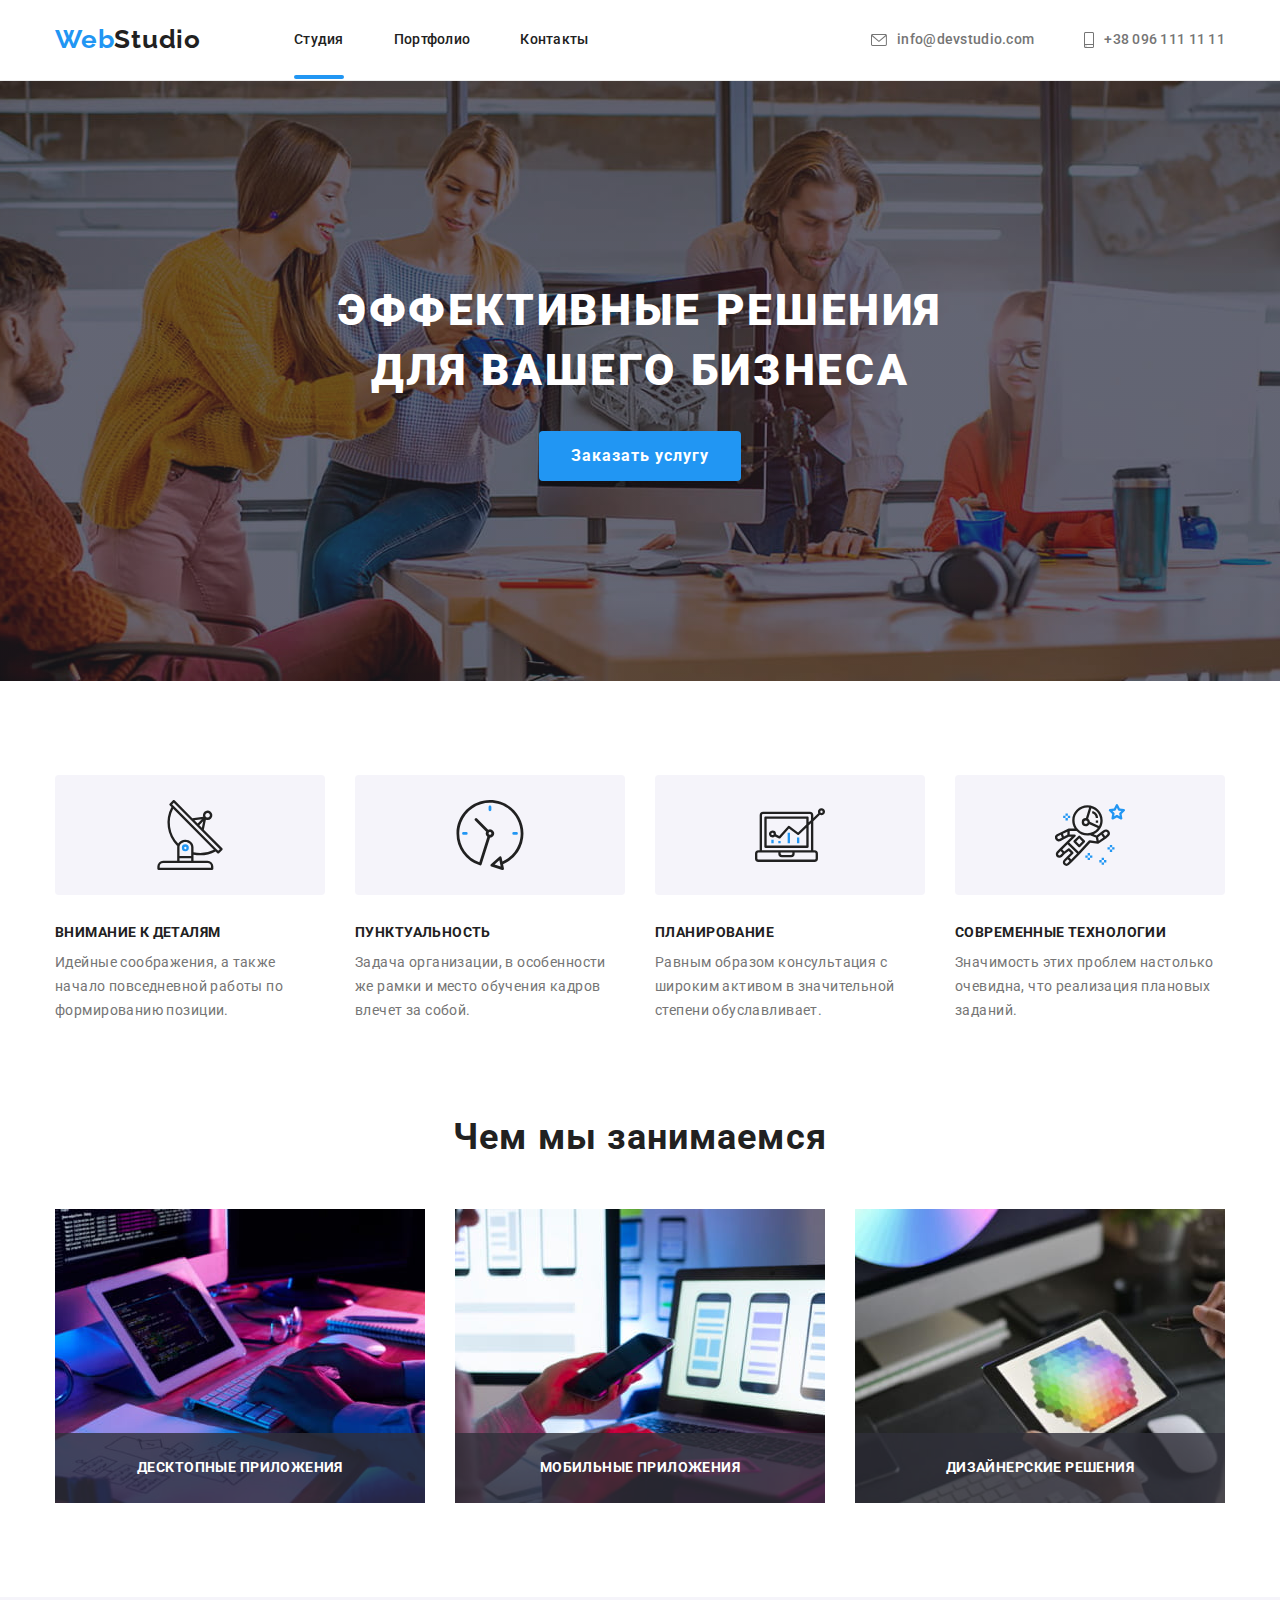
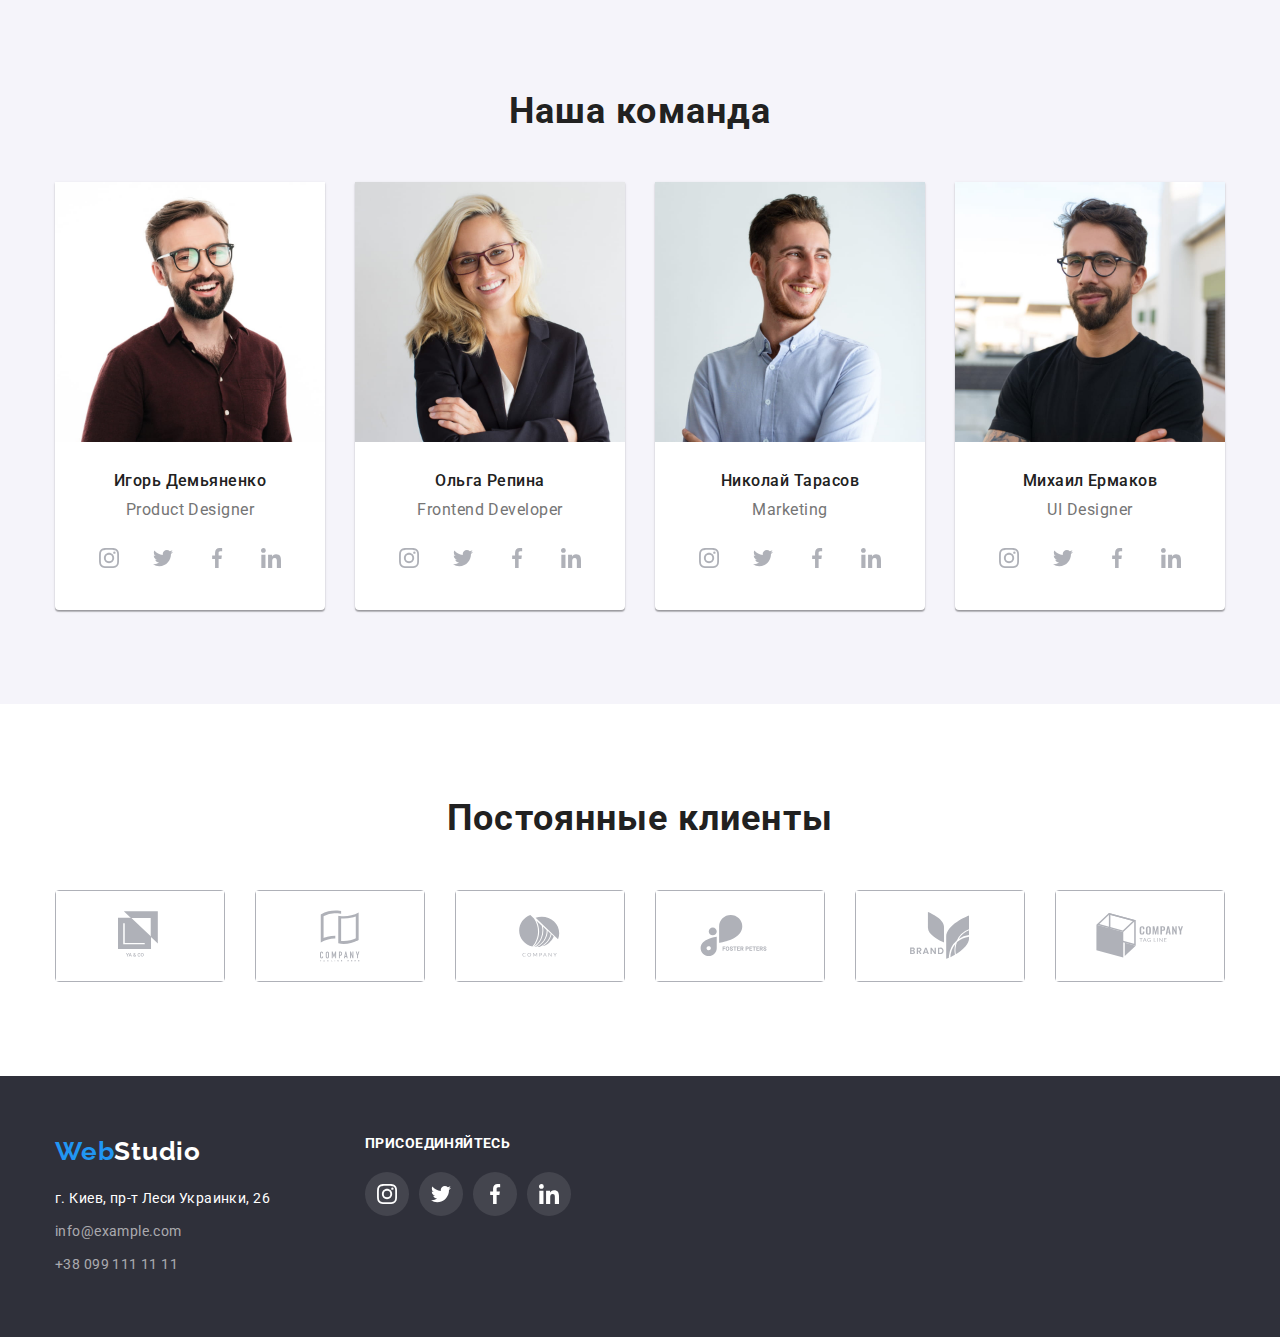
<file: index.html>
<!DOCTYPE html>
<html lang="ru">
<head>
    <meta charset="UTF-8">
    <meta http-equiv="X-UA-Compatible" content="IE=edge">
    <meta name="viewport" content="width=device-width, initial-scale=1.0">
    <title>WebStudio</title>
    <link rel="preconnect" href="https://fonts.gstatic.com"/>
    <link href="https://fonts.googleapis.com/css2?family=Raleway:wght@700&family=Roboto:wght@400;500;700;900&display=swap"
        rel="stylesheet"/>
    <link rel="stylesheet" href="https://cdnjs.cloudflare.com/ajax/libs/modern-normalize/1.0.0/modern-normalize.min.css"/>
    <link rel="stylesheet" href="./css/styles.css"/>
</head>
<body>
    <!--Шапка сайта-->
    <header class="header">
       <div class="container">
        <nav class="navigation">
            <a class="link logo" href="./"><span class="accent">Web</span><span>Studio</span></a>
            <ul class="list menu">
                <li class="menu-item"><a class="link menu-link current" href="./index.html">Студия</a></li>
                <li class="menu-item"><a class="link menu-link" href="./portfolio.html">Портфолио</a></li>
                <li class="menu-item"><a class="link menu-link" href="">Контакты</a></li>
            </ul>
        </nav>
        <ul class="list contacts">
            <li class="contacts-item">
                <a class="link contacts-link" href="mailto:info@devstudio.com">
                    <svg class="icon" width="16" height="12">
                        <use href="./images/sprite.svg#icon-envelope"></use>
                    </svg>
                    info@devstudio.com</a></li>
            <li class="contacts-item">
                <a class="link contacts-link" href="tel:+380961111111">
                    <svg class="icon" width="10" height="16">
                        <use href="./images/sprite.svg#icon-smartphone"></use>
                    </svg>
                    +38 096 111 11 11</a></li>
        </ul>
        </div>
    </header>
    <main>
        <!--Герой-->
        <section class="hero-section dark-bg">
            <div class="container hero">
            <h1 class="page-title">Эффективные решения для вашего бизнеса</h1>
            <button class="button-hero" type="button" data-modal-open>Заказать услугу</button>
            </div>
        </section>
        <!--Особенности-->
        <section class="section">
            <div class="container">
            <h2 class="visually-hidden">Особенности</h2>
            <ul class="list features-grid">
                <li class="features-item item-antenna"> 
                    <h3 class="features-title">Внимание к деталям</h3>
                    <p class="features">Идейные соображения, а также начало повседневной работы по формированию позиции.</p>
                </li>
                <li class="features-item item-clock">
                    <h3 class="features-title">Пунктуальность</h3>
                    <p class="features">Задача организации, в особенности же рамки и место обучения кадров влечет за собой.</p>
                </li>
                <li class="features-item item-diagram">
                    <h3 class="features-title">Планирование</h3>
                    <p class="features">Равным образом консультация с широким активом в значительной степени обуславливает.</p>
                </li>
                <li class="features-item item-astronaut">
                    <h3 class="features-title">Современные технологии</h3>
                    <p class="features">Значимость этих проблем настолько очевидна, что реализация плановых заданий.</p>
                </li>
            </ul>
            </div>
        </section>
        <!--Чем мы занимаемся-->
        <section class="section work-section">
            <div class="container">
            <h2 class="section-title">Чем мы занимаемся</h2>
            <ul class="list work-grid">
                <li class="work-item">
                    <a class="link work-link">
                    <img src="./images/img-1.jpg" width="370" height="294" alt="програмирование"/>
                    <div class="product-thumb">
                    <p class="product">Десктопные приложения</p>
                    </div>
                </a>
                </li>
                <li class="work-item">
                    <a class="link work-link">
                    <img src="./images/img-2.jpg" width="370" height="294" alt="создание мобильного приложения" />
                    <div class="product-thumb">
                    <p class="product">Мобильные приложения</p>
                    </div>
                </a>
                </li>
                <li class="work-item">
                    <a class="link work-link">
                    <img src="./images/img-3.jpg" width="370" height="294" alt="подбор цветов" />
                    <div class="product-thumb">
                    <p class="product">Дизайнерские решения</p>
                    </div>
                </a>
                </li>
            </ul>
            </div>
        </section>
        <!--Наша команда-->
        <section class="section grey-bg">
            <div class="container">
            <h2 class="section-title">Наша команда</h2>
            <ul class="list team-grid">
                <li class="team-item"> 
                    <img src="./images/team/img-1.jpg" width="270" height="260" alt="продакт дизайнер Игорь Демьяненко" />
                    <div class="team-content">
                    <h3 class="team-title">Игорь Демьяненко</h3>
                    <p class="team-position">Product Designer</p>
                    <ul class="list social-icons">
                        <li class="social-icons-item">
                            <a href="" class="link social-icons-link" target="_blank" rel="noopener noreferrer">
                                <svg class="icon" width="20" height="20">
                                    <use href="./images/sprite.svg#icon-instagram"></use>
                                </svg>
                            </a>
                        </li>
                        <li class="social-icons-item">
                            <a href="" class="link social-icons-link" target="_blank" rel="noopener noreferrer">
                                <svg class="icon" width="20" height="20">
                                    <use href="./images/sprite.svg#icon-twitter"></use>
                                </svg>
                            </a>
                        </li>
                        <li class="social-icons-item">
                            <a href="" class="link social-icons-link" target="_blank" rel="noopener noreferrer">
                                <svg class="icon" width="20" height="20">
                                    <use href="./images/sprite.svg#icon-facebook"></use>
                                </svg>
                            </a>
                        </li>
                        <li class="social-icons-item">
                            <a href="" class="link social-icons-link" target="_blank" rel="noopener noreferrer">
                                <svg class="icon" width="20" height="20">
                                    <use href="./images/sprite.svg#icon-linkedin"></use>
                                </svg>
                            </a>
                        </li>
                    </ul>   

                    </div>
                </li>
                <li class="team-item">
                    <img src="./images/team/img-2.jpg" width="270" height="260" alt="фронтенд девелопер Ольга Репина" />
                    <div class="team-content">
                    <h3 class="team-title">Ольга Репина</h3>
                    <p class="team-position">Frontend Developer</p>
                    <ul class="list social-icons">
                        <li class="social-icons-item">
                            <a href="" class="link social-icons-link" target="_blank" rel="noopener noreferrer">
                                <svg class="icon" width="20" height="20">
                                    <use href="./images/sprite.svg#icon-instagram"></use>
                                </svg>
                            </a>
                        </li>
                        <li class="social-icons-item">
                            <a href="" class="link social-icons-link" target="_blank" rel="noopener noreferrer">
                                <svg class="icon" width="20" height="20">
                                    <use href="./images/sprite.svg#icon-twitter"></use>
                                </svg>
                            </a>
                        </li>
                        <li class="social-icons-item">
                            <a href="" class="link social-icons-link" target="_blank" rel="noopener noreferrer">
                                <svg class="icon" width="20" height="20">
                                    <use href="./images/sprite.svg#icon-facebook"></use>
                                </svg>
                            </a>
                        </li>
                        <li class="social-icons-item">
                            <a href="" class="link social-icons-link" target="_blank" rel="noopener noreferrer">
                                <svg class="icon" width="20" height="20">
                                    <use href="./images/sprite.svg#icon-linkedin"></use>
                                </svg>
                            </a>
                        </li>
                    </ul>
                    </div>
                </li>
                <li class="team-item">
                    <img src="./images/team/img-3.jpg" width="270" height="260" alt="маркетинг Николай Тарасов" />
                    <div class="team-content">
                    <h3 class="team-title">Николай Тарасов</h3>
                    <p class="team-position">Marketing</p>
                    <ul class="list social-icons">
                        <li class="social-icons-item">
                            <a href="" class="link social-icons-link" target="_blank" rel="noopener noreferrer">
                                <svg class="icon" width="20" height="20">
                                    <use href="./images/sprite.svg#icon-instagram"></use>
                                </svg>
                            </a>
                        </li>
                        <li class="social-icons-item">
                            <a href="" class="link social-icons-link" target="_blank" rel="noopener noreferrer">
                                <svg class="icon" width="20" height="20">
                                    <use href="./images/sprite.svg#icon-twitter"></use>
                                </svg>
                            </a>
                        </li>
                        <li class="social-icons-item">
                            <a href="" class="link social-icons-link" target="_blank" rel="noopener noreferrer">
                                <svg class="icon" width="20" height="20">
                                    <use href="./images/sprite.svg#icon-facebook"></use>
                                </svg>
                            </a>
                        </li>
                        <li class="social-icons-item">
                            <a href="" class="link social-icons-link" target="_blank" rel="noopener noreferrer">
                                <svg class="icon" width="20" height="20">
                                    <use href="./images/sprite.svg#icon-linkedin"></use>
                                </svg>
                            </a>
                        </li>
                    </ul>
                    </div>
                </li>
                <li class="team-item">
                    <img src="./images/team/img-4.jpg" width="270" height="260" alt="юай дизайнер Михаил Ермаков" />
                    <div class="team-content">
                    <h3 class="team-title">Михаил Ермаков</h3>
                    <p class="team-position">UI Designer</p>
                    <ul class="list social-icons">
                        <li class="social-icons-item">
                            <a href="" class="link social-icons-link" target="_blank" rel="noopener noreferrer">
                                <svg class="icon" width="20" height="20">
                                    <use href="./images/sprite.svg#icon-instagram"></use>
                                </svg>
                            </a>
                        </li>
                        <li class="social-icons-item">
                            <a href="" class="link social-icons-link" target="_blank" rel="noopener noreferrer">
                                <svg class="icon" width="20" height="20">
                                    <use href="./images/sprite.svg#icon-twitter"></use>
                                </svg>
                            </a>
                        </li>
                        <li class="social-icons-item">
                            <a href="" class="link social-icons-link" target="_blank" rel="noopener noreferrer">
                                <svg class="icon" width="20" height="20">
                                    <use href="./images/sprite.svg#icon-facebook"></use>
                                </svg>
                            </a>
                        </li>
                        <li class="social-icons-item">
                            <a href="" class="link social-icons-link" target="_blank" rel="noopener noreferrer">
                                <svg class="icon" width="20" height="20">
                                    <use href="./images/sprite.svg#icon-linkedin"></use>
                                </svg>
                            </a>
                        </li>
                    </ul>
                    </div>
                </li>
            </ul>
            </div>
        </section>
        <!--Постоянные клиенты-->
        <section class="section customers">
            <div class="container">
                <h2 class="section-title">Постоянные клиенты</h2>
                <ul class="list customers-grid">
                    <li class="customers-icon-item">
                        <a href="" class="link customer-icon-link" target="_blank" rel="noopener noreferrer">
                            <svg class="customer-icon" width="44" height="49">
                                <use href="./images/sprite.svg#icon-logo-1"></use>
                            </svg>
                        </a>
                    </li>
                    <li class="customers-icon-item">
                        <a href="" class="link customer-icon-link" target="_blank" rel="noopener noreferrer">
                            <svg class="customer-icon" width="40" height="52">
                                <use href="./images/sprite.svg#icon-logo-2"></use>
                            </svg>
                        </a>
                    </li>
                    <li class="customers-icon-item">
                        <a href="" class="link customer-icon-link" target="_blank" rel="noopener noreferrer">
                            <svg class="customer-icon" width="41" height="42">
                                <use href="./images/sprite.svg#icon-logo-3"></use>
                            </svg>
                        </a>
                    </li>
                    <li class="customers-icon-item">
                        <a href="" class="link customer-icon-link" target="_blank" rel="noopener noreferrer">
                            <svg class="customer-icon" width="80" height="42">
                                <use href="./images/sprite.svg#icon-logo-4"></use>
                            </svg>
                        </a>
                    </li>
                    <li class="customers-icon-item">
                        <a href="" class="link customer-icon-link" target="_blank" rel="noopener noreferrer">
                            <svg class="customer-icon" width="59" height="47">
                                <use href="./images/sprite.svg#icon-logo-5"></use>
                            </svg>
                        </a>
                    </li>
                    <li class="customers-icon-item">
                        <a href="" class="link customer-icon-link" target="_blank" rel="noopener noreferrer">
                            <svg class="customer-icon" width="88" height="45">
                                <use href="./images/sprite.svg#icon-logo-6"></use>
                            </svg>
                        </a>
                    </li>
                </ul>
                </div>
                </section>
    </main>
    <!--Футер-->
    <footer class="footer dark-bg">
        <div class="container footer-grid">
            <h2 class="visually-hidden">Контакты Футер</h2>
            <div class="footer-grid-element contacts-footer">
    <a class="link logo" href="./"><span class="accent">Web</span><span class="studio">Studio</span></a>
    <address class="adress">
        <ul class="list adress-footer">
            <li class="footer-item">
                <a class="link post-adress" href="https://goo.gl/maps/r7tMpWaEQixtN5v59" target="_blank" rel="noopener noreferrer">г. Киев, пр-т Леси Украинки, 26</a>
            </li>
            <li class="footer-item"><a class="link mail-phone" href="mailto:info@example.com">info@example.com</a></li>
            <li class="footer-item"><a class="link mail-phone" href="tel:+380991111111">+38 099 111 11 11</a></li>
        </ul>
    </address>
    </div>
    <div class="footer-grid-element social-footer">
        <h3 class="footer-title">присоединяйтесь</h3>
        <ul class="list footer-icons">
            <li class="footer-icons-item">
                <a href="" class="link footer-icons-link" target="_blank" rel="noopener noreferrer">
                    <svg class="icon" width="20" height="20">
                        <use href="./images/sprite.svg#icon-instagram"></use>
                    </svg>
                </a>
            </li>
            <li class="footer-icons-item">
                <a href="" class="link footer-icons-link" target="_blank" rel="noopener noreferrer">
                    <svg class="icon" width="20" height="20">
                        <use href="./images/sprite.svg#icon-twitter"></use>
                    </svg>
                </a>
            </li>
            <li class="footer-icons-item">
                <a href="" class="link footer-icons-link" target="_blank" rel="noopener noreferrer">
                    <svg class="icon" width="20" height="20">
                        <use href="./images/sprite.svg#icon-facebook"></use>
                    </svg>
                </a>
            </li>
            <li class="footer-icons-item">
                <a href="" class="footer-icons-link" target="_blank" rel="noopener noreferrer">
                    <svg class="icon" width="20" height="20">
                        <use href="./images/sprite.svg#icon-linkedin"></use>
                    </svg>
                </a>
            </li>
        </ul>
    </div>
    </div>
    </footer>
    <div class="backdrop is-hidden" data-modal>
        <div class="modal">
            <button class="button-close" data-modal-close>
                <svg class="icon" width="11px" height="11px">
                    <use href="./images/sprite.svg#icon-close"></use>
                </svg>
            </button>
            <p class="modal-title">Оставьте свои данные, мы вам перезвоним</p>
        </div>
    </div>
    <script src="./js/modal.js"></script>
</body>

</html>
</file>
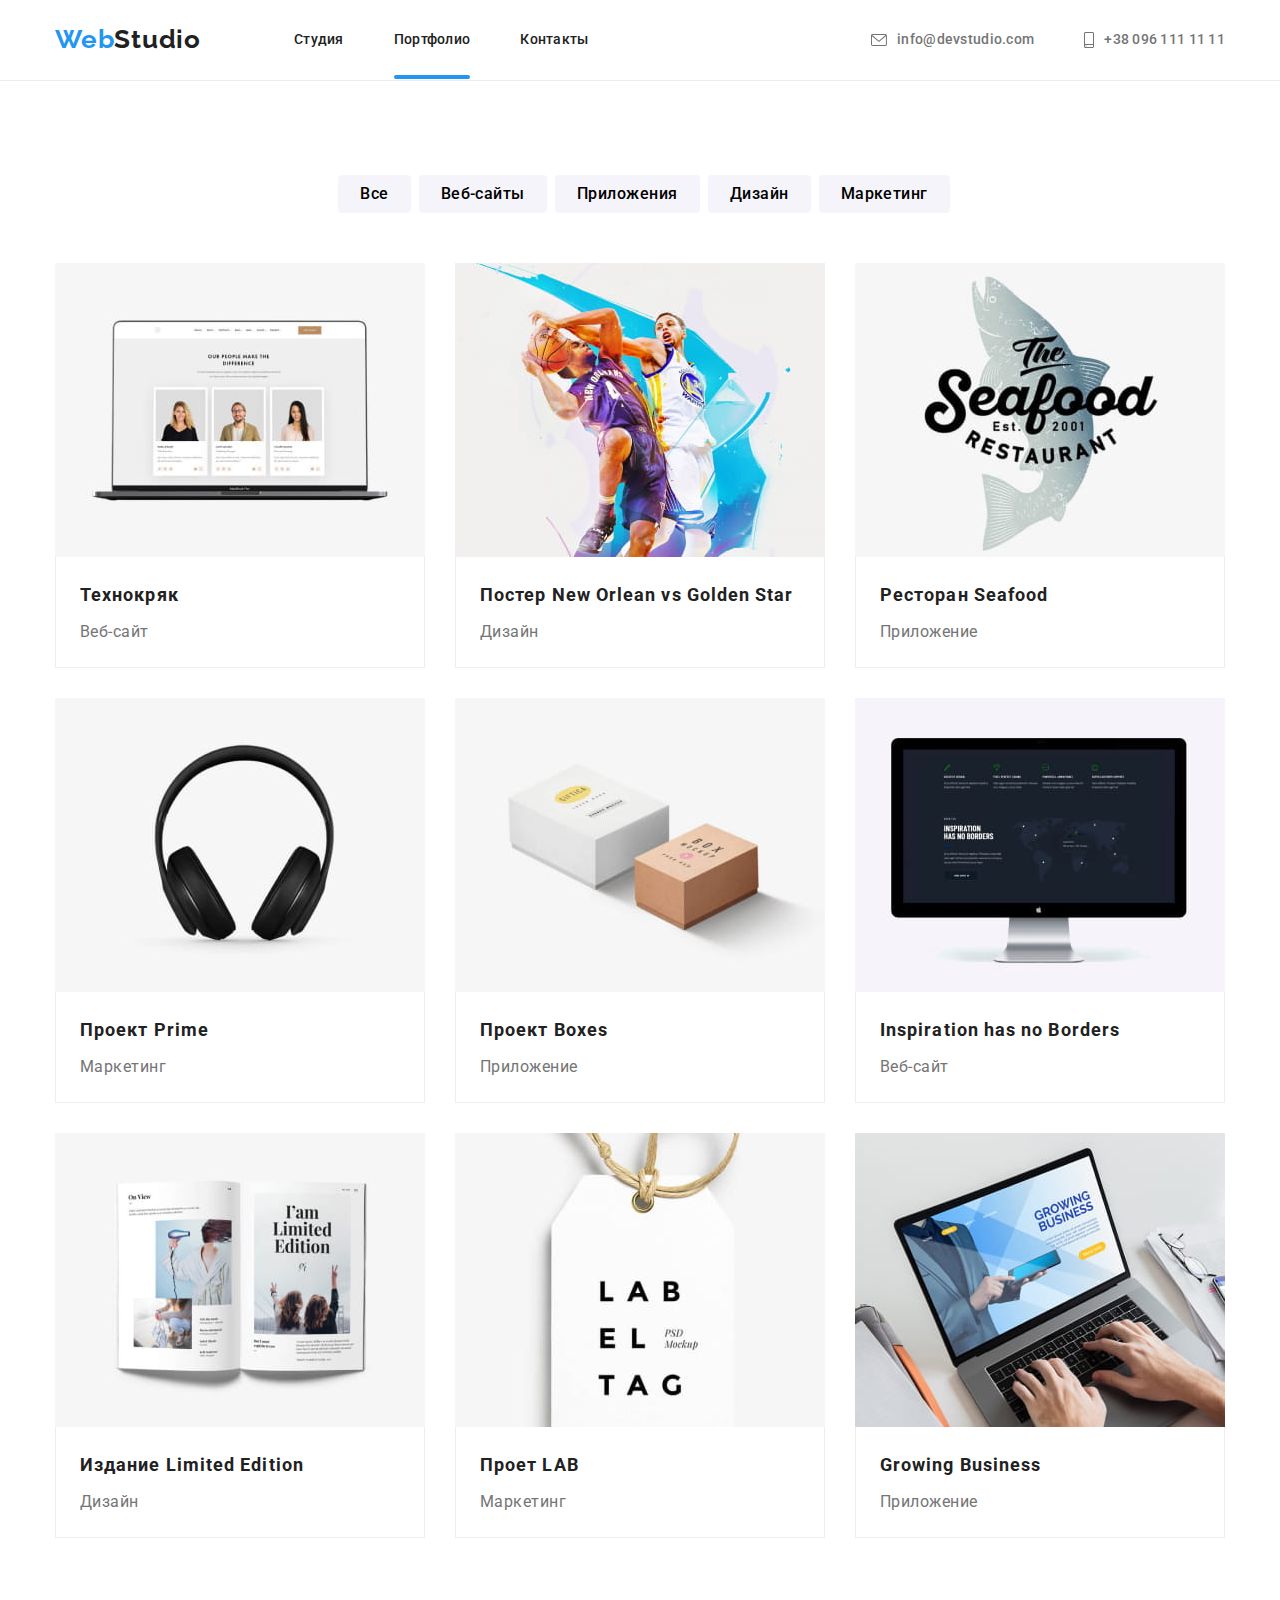
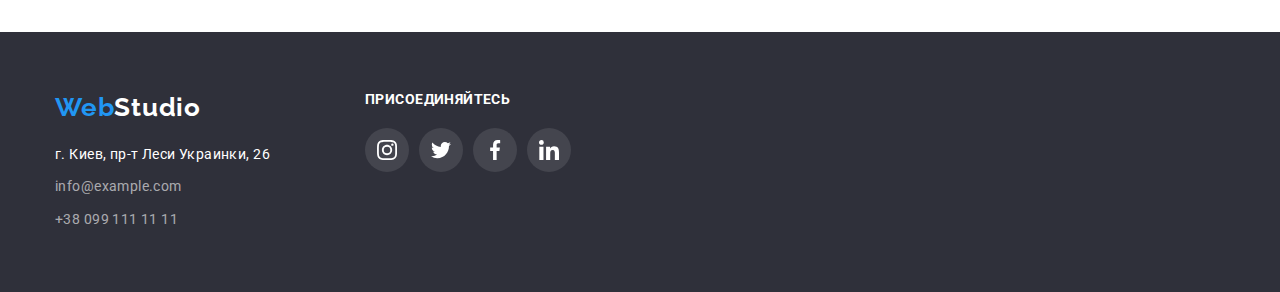
<file: portfolio.html>
<!DOCTYPE html>
<html lang="ru">

<head>
    <meta charset="UTF-8">
    <meta http-equiv="X-UA-Compatible" content="IE=edge">
    <meta name="viewport" content="width=device-width, initial-scale=1.0">
    <title>WebStudio</title>
    <link rel="preconnect" href="https://fonts.gstatic.com" />
    <link
        href="https://fonts.googleapis.com/css2?family=Raleway:wght@700&family=Roboto:wght@400;500;700;900&display=swap"
        rel="stylesheet" />
    <link rel="stylesheet"
        href="https://cdnjs.cloudflare.com/ajax/libs/modern-normalize/1.0.0/modern-normalize.min.css" />
    <link rel="stylesheet" href="./css/styles.css" />
</head>

<body>
    <!--Шапка сайта-->
    <header class="header">
        <div class="container">
            <nav class="navigation">
                <a class="link logo" href="./"><span class="accent">Web</span><span>Studio</span></a>
                <ul class="list menu">
                    <li class="menu-item"><a class="link menu-link" href="./index.html">Студия</a></li>
                    <li class="menu-item"><a class="link menu-link current" href="./portfolio.html">Портфолио</a></li>
                    <li class="menu-item"><a class="link menu-link" href="">Контакты</a></li>
                </ul>
            </nav>
            <ul class="list contacts">
                <li class="contacts-item">
                    <a class="link contacts-link" href="mailto:info@devstudio.com">
                        <svg class="icon" width="16" height="12">
                            <use href="./images/sprite.svg#icon-envelope"></use>
                        </svg>
                        info@devstudio.com</a>
                </li>
                <li class="contacts-item">
                    <a class="link contacts-link" href="tel:+380961111111">
                        <svg class="icon" width="10" height="16">
                            <use href="./images/sprite.svg#icon-smartphone"></use>
                        </svg>
                        +38 096 111 11 11</a>
                </li>
            </ul>
        </div>
    </header>
    <main>
    <!--Фильтр Портфолио-->
    <section class="section">
        <div class="container">
        <h1 class="visually-hidden">Фильтр Портфолио</h1>
        <ul class="list filter-portfolio">
            <li class="filter-item"><button class="buttons-portfolio" type="button">Все</button></li>
            <li class="filter-item"><button class="buttons-portfolio" type="button">Веб-сайты</button></li>
            <li class="filter-item"><button class="buttons-portfolio" type="button">Приложения</button></li>
            <li class="filter-item"><button class="buttons-portfolio" type="button">Дизайн</button></li>
            <li class="filter-item"><button class="buttons-portfolio" type="button">Маркетинг</button></li>
        </ul>
    </div>

    <div class="container">
        <ul class="list portfolio-grid">
            <li class="portfolio-item">
                <a href="" class="link portfolio-link">
                    <div class="portfolio-thumb">
                        <img src="./images/portfolio/img-1.jpg" width="370" height="294" alt="изображение сайта Технокряк" />
                        <div class="portfolio-overlay">
                            <p class="portfolio-text">Технокряк это современная площадка распространения коронавируса. Компании используют эту
                                платформу для цифрового шпионажа и атак на защищённые сервера конкурентов.</p>
                        </div>
                    </div>
                <div class="bottom-box">
                <h2 class="portfolio-title">Технокряк</h2>
                <p class="description-portfolio">Веб-сайт</p>
                </div>
                </a>
            </li>
            <li class="portfolio-item">
                <a href="" class="link portfolio-link">
                    <div class="portfolio-thumb">
                        <img src="./images/portfolio/img-2.jpg" width="370" height="294" alt="постер Нью Орлеан вс Голден Стар" />
                        <div class="portfolio-overlay">
                            <p class="portfolio-text">Технокряк это современная площадка распространения коронавируса. Компании используют эту
                                платформу для цифрового шпионажа и атак на защищённые сервера конкурентов.</p>
                        </div>
                    </div>
                <div class="bottom-box">
                <h2 class="portfolio-title">Постер New Orlean vs Golden Star</h2>
                <p class="description-portfolio">Дизайн</p>
                </div>
                </a>
            </li>
            <li class="portfolio-item">
                <a href="" class="link portfolio-link">
                    <div class="portfolio-thumb">
                        <img src="./images/portfolio/img-3.jpg" width="370" height="294" alt="лого ресторана Сіфуд" />
                        <div class="portfolio-overlay">
                            <p class="portfolio-text">Технокряк это современная площадка распространения коронавируса. Компании используют эту
                                платформу для цифрового шпионажа и атак на защищённые сервера конкурентов.</p>
                        </div>
                    </div>
                <div class="bottom-box">
                <h2 class="portfolio-title">Ресторан Seafood</h2>
                <p class="description-portfolio">Приложение</p>
                </div>
                </a>
            </li>
            <li class="portfolio-item">
                <a href="" class="link portfolio-link">
                    <div class="portfolio-thumb">
                        <img src="./images/portfolio/img-4.jpg" width="370" height="294" alt="наушники" />
                        <div class="portfolio-overlay">
                            <p class="portfolio-text">Технокряк это современная площадка распространения коронавируса. Компании используют эту
                                платформу для цифрового шпионажа и атак на защищённые сервера конкурентов.</p>
                        </div>
                    </div>
                <div class="bottom-box">
                <h2 class="portfolio-title">Проект Prime</h2>
                <p class="description-portfolio">Маркетинг</p>
                </div>
                </a>
            </li>
            <li class="portfolio-item">
                <a href="" class="link portfolio-link">
                    <div class="portfolio-thumb">
                        <img src="./images/portfolio/img-5.jpg" width="370" height="294" alt="две коробки" />
                        <div class="portfolio-overlay">
                            <p class="portfolio-text">Технокряк это современная площадка распространения коронавируса. Компании используют эту
                                платформу для цифрового шпионажа и атак на защищённые сервера конкурентов.</p>
                        </div>
                    </div>
                <div class="bottom-box">
                <h2 class="portfolio-title">Проект Boxes</h2>
                <p class="description-portfolio">Приложение</p>
                </div>
                </a>
            </li>
            <li class="portfolio-item">
                <a href="" class="link portfolio-link">
                    <div class="portfolio-thumb">
                        <img src="./images/portfolio/img-6.jpg" width="370" height="294" alt="монитор" />
                        <div class="portfolio-overlay">
                            <p class="portfolio-text">Технокряк это современная площадка распространения коронавируса. Компании используют эту
                                платформу для цифрового шпионажа и атак на защищённые сервера конкурентов.</p>
                        </div>
                    </div>
                <div class="bottom-box">
                <h2 class="portfolio-title">Inspiration has no Borders</h2>
                <p class="description-portfolio">Веб-сайт</p>
                </div>
                </a>
            </li>
            <li class="portfolio-item">
                <a href="" class="link portfolio-link">
                    <div class="portfolio-thumb">
                        <img src="./images/portfolio/img-7.jpg" width="370" height="294" alt="издание Лимитед едишен" />
                        <div class="portfolio-overlay">
                            <p class="portfolio-text">Технокряк это современная площадка распространения коронавируса. Компании используют эту
                                платформу для цифрового шпионажа и атак на защищённые сервера конкурентов.</p>
                        </div>
                    </div>
                <div class="bottom-box">
                <h2 class="portfolio-title">Издание Limited Edition</h2>
                <p class="description-portfolio">Дизайн</p>
                </div>
                </a>
            </li>
            <li class="portfolio-item">
                <a href="" class="link portfolio-link">
                    <div class="portfolio-thumb">
                        <img src="./images/portfolio/img-8.jpg" width="370" height="294" alt="ярлык лаб" />
                        <div class="portfolio-overlay">
                            <p class="portfolio-text">Технокряк это современная площадка распространения коронавируса. Компании используют эту
                                платформу для цифрового шпионажа и атак на защищённые сервера конкурентов.</p>
                        </div>
                    </div>
                <div class="bottom-box">
                <h2 class="portfolio-title">Проет LAB</h2>
                <p class="description-portfolio">Маркетинг</p>
                </div>
                </a>
            </li>
            <li class="portfolio-item">
                <a href="" class="link portfolio-link">
                    <div class="portfolio-thumb">
                        <img src="./images/portfolio/img-9.jpg" width="370" height="294" alt="ноутбук" />
                        <div class="portfolio-overlay">
                        <p class="portfolio-text">Технокряк это современная площадка распространения коронавируса. Компании используют эту
                            платформу для цифрового шпионажа и атак на защищённые сервера конкурентов.</p>
                        </div>
                    </div>
                <div class="bottom-box">
                <h2 class="portfolio-title">Growing Business</h2>
                <p class="description-portfolio">Приложение</p>
                </div>
                </a>
            </li>
        </ul>
        </div>
    </section>
        
    </main>
    <!--Футер-->
    <footer class="footer dark-bg">
        <div class="container footer-grid">
            <h2 class="visually-hidden">Контакты Футер</h2>
            <div class="footer-grid-element contacts-footer">
                <a class="link logo" href="./"><span class="accent">Web</span><span class="studio">Studio</span></a>
                <address class="adress">
                    <ul class="list adress-footer">
                        <li class="footer-item">
                            <a class="link post-adress" href="https://goo.gl/maps/r7tMpWaEQixtN5v59" target="_blank"
                                rel="noopener noreferrer">г. Киев, пр-т Леси Украинки, 26</a>
                        </li>
                        <li class="footer-item"><a class="link mail-phone"
                                href="mailto:info@example.com">info@example.com</a></li>
                        <li class="footer-item"><a class="link mail-phone" href="tel:+380991111111">+38 099 111 11 11</a>
                        </li>
                    </ul>
                </address>
            </div>
            <div class="footer-grid-element social-footer">
                <h3 class="footer-title">присоединяйтесь</h3>
                <ul class="list footer-icons">
                    <li class="footer-icons-item">
                        <a href="" class="link footer-icons-link" target="_blank" rel="noopener noreferrer">
                            <svg class="icon" width="20" height="20">
                                <use href="./images/sprite.svg#icon-instagram"></use>
                            </svg>
                        </a>
                    </li>
                    <li class="footer-icons-item">
                        <a href="" class="link footer-icons-link" target="_blank" rel="noopener noreferrer">
                            <svg class="icon" width="20" height="20">
                                <use href="./images/sprite.svg#icon-twitter"></use>
                            </svg>
                        </a>
                    </li>
                    <li class="footer-icons-item">
                        <a href="" class="link footer-icons-link" target="_blank" rel="noopener noreferrer">
                            <svg class="icon" width="20" height="20">
                                <use href="./images/sprite.svg#icon-facebook"></use>
                            </svg>
                        </a>
                    </li>
                    <li class="footer-icons-item">
                        <a href="" class="footer-icons-link" target="_blank" rel="noopener noreferrer">
                            <svg class="icon" width="20" height="20">
                                <use href="./images/sprite.svg#icon-linkedin"></use>
                            </svg>
                        </a>
                    </li>
                </ul>
            </div>
        </div>
    </footer>
    </body>
    
    </html>
</file>
<file: css/styles.css>
:root {
  --main-text-color: #212121;
  --secondary-text-color: #757575;
  --accent-color: #2196f3;
  --title-color: #ffffff;
  --main-bg-color: #f5f4fa;
  --dark-bg-color: #2f303a;
  --border-header-color: #ececec;
  --border-portfolio-color: #eeeeee;
  --hover-button-color: #188ce8;
  --team-social-icon-color: #afb1b8;
  --social-bg-icon-color: rgba(255, 255, 255, 0.1);
  --backdrop-color: rgba(0, 0, 0, 0.2);

  --animation: 250ms cubic-bezier(0.4, 0, 0.2, 1);
}

html {
  box-sizing: border-box;
}
*,
*::before,
*::after {
  box-sizing: inherit;
}

body {
  font-family: "Roboto", sans-serif;
  font-weight: 400;
  font-size: 14px;
  line-height: 1.14;
  letter-spacing: 0.02em;
  color: var(--main-text-color);
}

h1,
h2,
h3,
h4,
h5,
h6,
p,
ul {
  margin: 0;
}

img {
  display: block;
  max-width: 100%;
  height: auto;
}

.link {
  text-decoration: none;
  color: inherit;
}

.list {
  margin-top: 0;
  margin-bottom: 0;
  padding-left: 0;
  list-style: none;
}

.section {
  padding-top: 94px;
  padding-bottom: 94px;
}

.container {
  width: 1200px;
  padding-right: 15px;
  padding-left: 15px;
  margin-right: auto;
  margin-left: auto;
}

.navigation {
  display: flex;
  align-items: center;
  margin-right: auto;
}

.menu {
  display: inline-flex;
}

.menu-link {
  padding-top: 32px;
  padding-bottom: 32px;
}

.menu-item:not(:last-child) {
  margin-right: 50px;
}

.contacts {
  display: inline-flex;
  justify-content: center;
  align-items: center;
}

.contacts .icon {
  fill: currentColor;
  margin-right: 10px;
}

.contacts-item {
  justify-content: flex-end;
}

.contacts-item:not(:last-child) {
  margin-right: 50px;
}

.contacts-link {
  padding-top: 32px;
  padding-bottom: 32px;
}

.header {
  font-weight: 500;
  border-bottom: 1px solid var(--border-header-color);
}

.header .container {
  display: flex;
  justify-content: flex-end;
  align-items: center;
}

.header .logo {
  display: block;
  margin-right: 93px;
  padding-top: 24px;
  padding-bottom: 25px;
}

.logo {
  font-family: "Raleway", sans-serif;
  font-weight: 700;
  font-size: 26px;
  line-height: 1.19;
  letter-spacing: 0.03em;
}

.studio {
  color: var(--title-color);
}

.accent {
  color: var(--accent-color);
}

.menu-link {
  color: var(--main-text-color);

  position: relative;
  transition: color var(--animation);
}

.menu-link:hover,
.menu-link:focus {
  color: var(--accent-color);
}

.current::after {
  content: "";

  position: absolute;
  left: 0;
  bottom: 0;

  display: block;
  background-repeat: no-repeat;
  width: 100%;
  height: 4px;
  background: var(--accent-color);
  border-radius: 2px;
}

.contacts {
  color: var(--secondary-text-color);
}

.contacts-link {
  display: flex;
  justify-content: center;
  align-items: center;
  transition: color var(--animation);
}

.contacts-link:hover,
.contacts-link:focus {
  color: var(--accent-color);
}

.hero-section {
  max-width: 1600px;
  height: 600px;
  padding-top: 200px;
  padding-bottom: 200px;
  text-align: center;
  background-image: linear-gradient(
      to right,
      rgba(47, 48, 58, 0.4),
      rgba(47, 48, 58, 0.4)
    ),
    url(../images/hero/img-hero.jpg);
  background-repeat: no-repeat;
  background-position: center;
  background-size: cover;
}

.button-hero {
  min-width: 200px;
  padding: 10px 32px;
  border: 0;
  box-shadow: 0px 4px 4px rgba(0, 0, 0, 0.15);
  border-radius: 4px;
  font-weight: 700;
  font-size: 16px;
  line-height: 1.87;
  text-align: center;
  letter-spacing: 0.06em;
  cursor: pointer;
  color: var(--title-color);
  background-color: var(--accent-color);
  transition: background-color var(--animation);
}

.button-hero:hover,
.button-hero:focus {
  background-color: var(--hover-button-color);
}

.page-title {
  display: block;
  width: 696px;
  margin-right: 237px;
  margin-left: 237px;
  margin-bottom: 30px;
  text-align: center;
  font-weight: 900;
  font-size: 44px;
  line-height: 1.36;
  letter-spacing: 0.06em;
  text-transform: uppercase;
  color: var(--title-color);
}

.section-title {
  margin-bottom: 50px;
  font-weight: 700;
  font-size: 36px;
  line-height: 1.16;
  letter-spacing: 0.03em;
  text-align: center;
}

.features-title {
  margin-bottom: 10px;
  font-weight: 700;
  font-size: 14px;
  line-height: 1.14;
  letter-spacing: 0.03em;
  text-transform: uppercase;
}

.features-grid {
  display: flex;
  flex-wrap: wrap;
}

.features-item::before {
  display: block;
  content: "";
  width: 270px;
  height: 120px;
  background-repeat: no-repeat;
  background-color: var(--main-bg-color);
  background-size: 70px 70px;
  border-radius: 4px;
  background-position: center;
  margin-bottom: 30px;
}

.item-antenna::before {
  background-image: url(../images/icons/antenna.svg);
}

.item-clock::before {
  background-image: url(../images/icons/clock.svg);
}

.item-diagram::before {
  background-image: url(../images/icons/diagram.svg);
}

.item-astronaut::before {
  background-image: url(../images/icons/astronaut.svg);
}

.features-item {
  flex-basis: calc((100% - 30px * 3) / 4);
  margin-right: 30px;
}

.features-item:nth-child(4n) {
  margin-right: 0;
}

.features {
  line-height: 1.71;
  letter-spacing: 0.03em;
  color: var(--secondary-text-color);
}

.work-section {
  padding-top: 0;
}

.work-grid {
  display: flex;
  flex-wrap: wrap;
}

.work-item {
  flex-basis: calc((100% - 30px * 2) / 3);
  margin-right: 30px;
}

.work-item:nth-child(3n) {
  margin-right: 0;
}

.work-link {
  position: relative;
  display: block;
}

.product {
  font-weight: 700;
  letter-spacing: 0.03em;
  text-transform: uppercase;
  text-align: center;
  color: var(--title-color);
}

.product-thumb {
  position: absolute;
  left: 0;
  bottom: 0;
  display: flex;
  background-color: rgba(47, 48, 58, 0.8);
  height: 70px;
  width: 100%;
  justify-content: center;
  align-items: center;
}

.team-grid {
  display: flex;
  flex-wrap: wrap;
}

.team-item {
  flex-basis: calc((100% - 30px * 3) / 4);
  margin-right: 30px;
  border-radius: 0px 0px 4px 4px;
  box-shadow: 0px 1px 3px rgba(0, 0, 0, 0.12), 0px 1px 1px rgba(0, 0, 0, 0.14),
    0px 2px 1px rgba(0, 0, 0, 0.2);
  background-color: var(--title-color);
}

.team-item:nth-child(4n) {
  margin-right: 0;
}

.team-content {
  text-align: center;
  padding: 30px 22px;
}

.team-title {
  margin-bottom: 10px;
  font-weight: 500;
  font-size: 16px;
  line-height: 1.18;
  letter-spacing: 0.03em;
}

.team-position {
  font-size: 16px;
  line-height: 1.18;
  letter-spacing: 0.03em;
  margin-bottom: 16px;
  color: var(--secondary-text-color);
}

.social-icons {
  display: inline-flex;
}

.social-icons .icon {
  fill: var(--team-social-icon-color);
}

.social-icons-item + .social-icons-item {
  margin-left: 10px;
}

.social-icons-link {
  display: flex;
  justify-content: center;
  align-items: center;
  width: 44px;
  height: 44px;
  border-radius: 50%;
  background-color: var(--title-color);
  transition: fill var(--animation), background-color var(--animation);
}

.social-icons-link:hover .icon,
.social-icons-link:focus .icon {
  fill: var(--title-color);
}

.social-icons-link:hover,
.social-icons-link:focus {
  background-color: var(--accent-color);
}

.customers-grid {
  display: flex;
  flex-wrap: wrap;
}

.customers-icon-item {
  flex-basis: calc((100% - 30px * 5) / 6);
  margin-right: 30px;
  border: 1px solid var(--team-social-icon-color);
  border-radius: 4px;
}

.customers-icon-item .customer-icon {
  fill: var(--team-social-icon-color);
}

.customer-icon-link {
  display: flex;
  justify-content: center;
  align-items: center;
  /*width: 170px;*/
  height: 90px;
  background-color: var(--title-color);
  transition: border var(--animation);
}

.customers-icon-item:nth-child(6n) {
  margin-right: 0;
}

.customer-icon-link:hover .customer-icon,
.customer-icon-link:focus .customer-icon {
  fill: var(--accent-color);
}

.customer-icon-link:hover,
.customer-icon-link:focus {
  border: 1px solid var(--accent-color);
}

.customer-icon {
  display: inline-flex;
  transition: fill var(--animation);
}

.visually-hidden {
  position: absolute !important;
  clip: rect(1px 1px 1px 1px);
  clip: rect(1px, 1px, 1px, 1px);
  padding: 0 !important;
  border: 0 !important;
  height: 1px !important;
  width: 1px !important;
  overflow: hidden;
}

.filter-portfolio {
  display: flex;
  flex-wrap: wrap;
  margin-bottom: 50px;
  justify-content: center;
  align-items: center;
  margin-right: -8px;
}

.filter-item:not(:last-child) {
  margin-right: 8px;
}

.portfolio-grid {
  display: flex;
  flex-wrap: wrap;
}

.portfolio-item {
  flex-basis: calc((100% - 30px * 2) / 3);
  margin-right: 30px;
  margin-bottom: 30px;
}

.portfolio-item:nth-child(3n) {
  margin-right: 0;
}

.portfolio-item:nth-last-child(-n + 3) {
  margin-bottom: 0px;
}

.bottom-box {
  padding: 20px 24px;
  border-right: 1px solid var(--border-portfolio-color);
  border-bottom: 1px solid var(--border-portfolio-color);
  border-left: 1px solid var(--border-portfolio-color);
}

.buttons-portfolio {
  padding: 6px 22px;
  border: 0;
  border-radius: 4px;
  font-weight: 500;
  font-size: 16px;
  line-height: 1.62;
  text-align: center;
  letter-spacing: 0.03em;
  cursor: pointer;
  background-color: var(--main-bg-color);
  transition: color var(--animation), background-color var(--animation),
    box-shadow var(--animation);
  /*outline: none;*/
}

.buttons-portfolio:hover,
.buttons-portfolio:focus {
  color: var(--title-color);
  background-color: var(--accent-color);
  box-shadow: 0px 3px 1px rgba(0, 0, 0, 0.1), 0px 1px 2px rgba(0, 0, 0, 0.08),
    0px 2px 2px rgba(0, 0, 0, 0.12);
}

.portfolio-link {
  display: block;
  transition: box-shadow var(--animation);
}

.portfolio-link:hover,
.portfolio-link:focus {
  box-shadow: 0px 1px 1px rgba(0, 0, 0, 0.12), 0px 4px 4px rgba(0, 0, 0, 0.06),
    1px 4px 6px rgba(0, 0, 0, 0.16);
}

.portfolio-title {
  margin-bottom: 4px;
  font-size: 18px;
  line-height: 2;
  letter-spacing: 0.06em;
}

.description-portfolio {
  font-size: 16px;
  line-height: 1.87;
  letter-spacing: 0.03em;
  color: var(--secondary-text-color);
}

.portfolio-text {
  padding: 63px 24px;
  font-weight: 400;
  font-size: 18px;
  line-height: 1.56;
  letter-spacing: 0.03em;
  color: var(--title-color);
}

.portfolio-thumb {
  position: relative;
  overflow: hidden;
}

.portfolio-overlay {
  position: absolute;
  top: 0;
  left: 0;
  width: 100%;
  height: 100%;
  background-color: rgba(33, 150, 243, 0.9);
  transform: translateY(100%);
  transition: transform var(--animation);
}

.portfolio-link:hover .portfolio-overlay,
.portfolio-link:focus .portfolio-overlay {
  transform: translateY(0);
}

.footer {
  display: block;
  padding-top: 60px;
  padding-bottom: 60px;
}

.adress {
  display: block;
  margin-top: 20px;
  font-style: normal;
  line-height: 1.71;
  letter-spacing: 0.03em;
}

.footer-item:not(:first-child) {
  margin-top: 9px;
}

.footer-icons {
  display: inline-flex;
}

.footer-icons .icon {
  fill: var(--title-color);
}

.footer-icons-item + .footer-icons-item {
  margin-left: 10px;
}

.footer-icons-link {
  display: flex;
  justify-content: center;
  align-items: center;
  width: 44px;
  height: 44px;
  border-radius: 50%;
  background-color: var(--social-bg-icon-color);
  transition: background-color var(--animation);
}

.footer-icons-link:hover,
.footer-icons-link:focus {
  background-color: var(--accent-color);
}

.footer-grid {
  display: flex;
  flex-wrap: wrap;
}

.footer-grid-element {
  flex-basis: calc((100% - 70px * 3) / 4);
  margin-right: 70px;
}

.footer-grid-element:nth-child(4n) {
  margin-right: 0;
}

.footer-title {
  font-weight: 700;
  font-size: 14px;
  line-height: 1.14;
  letter-spacing: 0.03em;
  text-transform: uppercase;
  color: var(--title-color);
  margin-bottom: 20px;
}

.post-adress {
  color: var(--title-color);
}

.mail-phone {
  color: rgba(255, 255, 255, 0.6);
}

.grey-bg {
  background-color: var(--main-bg-color);
}

.dark-bg {
  background-color: var(--dark-bg-color);
}

/*Модальное окно*/

.backdrop {
  position: fixed;
  top: 0;
  left: 0;
  background-color: var(--backdrop-color);
  width: 100%;
  height: 100%;
  opacity: 1;
  transition: opacity var(--animation);
}

.is-hidden {
  opacity: 0;
  visibility: hidden;
  pointer-events: none;
}

.is-hidden .modal {
  transform: scale(0.75);
}

.modal {
  position: absolute;
  top: 50%;
  left: 50%;
  transform: translate(-50%, -50%) scale(1);
  width: 100%;
  max-width: 528px;
  min-height: 581px;
  padding: 40px;
  background-color: var(--title-color);
  box-shadow: 0px 1px 3px rgba(0, 0, 0, 0.12), 0px 1px 1px rgba(0, 0, 0, 0.14),
    0px 2px 1px rgba(0, 0, 0, 0.2);
  border-radius: 4px;
  transition: transform 300ms cubic-bezier(0.4, 0, 0.2, 1);
}

.button-close {
  position: absolute;
  top: 8px;
  right: 8px;
  display: flex;
  justify-content: center;
  align-items: center;
  width: 30px;
  height: 30px;
  background-color: var(--title-color);
  border: 1px solid rgba(0, 0, 0, 0.1);
  border-radius: 50%;
}

.modal-title {
  margin-top: 2px;
  font-weight: 700;
  font-size: 20px;
  line-height: 1.15px;
  letter-spacing: 0.03em;
  text-align: center;
}
</file>
